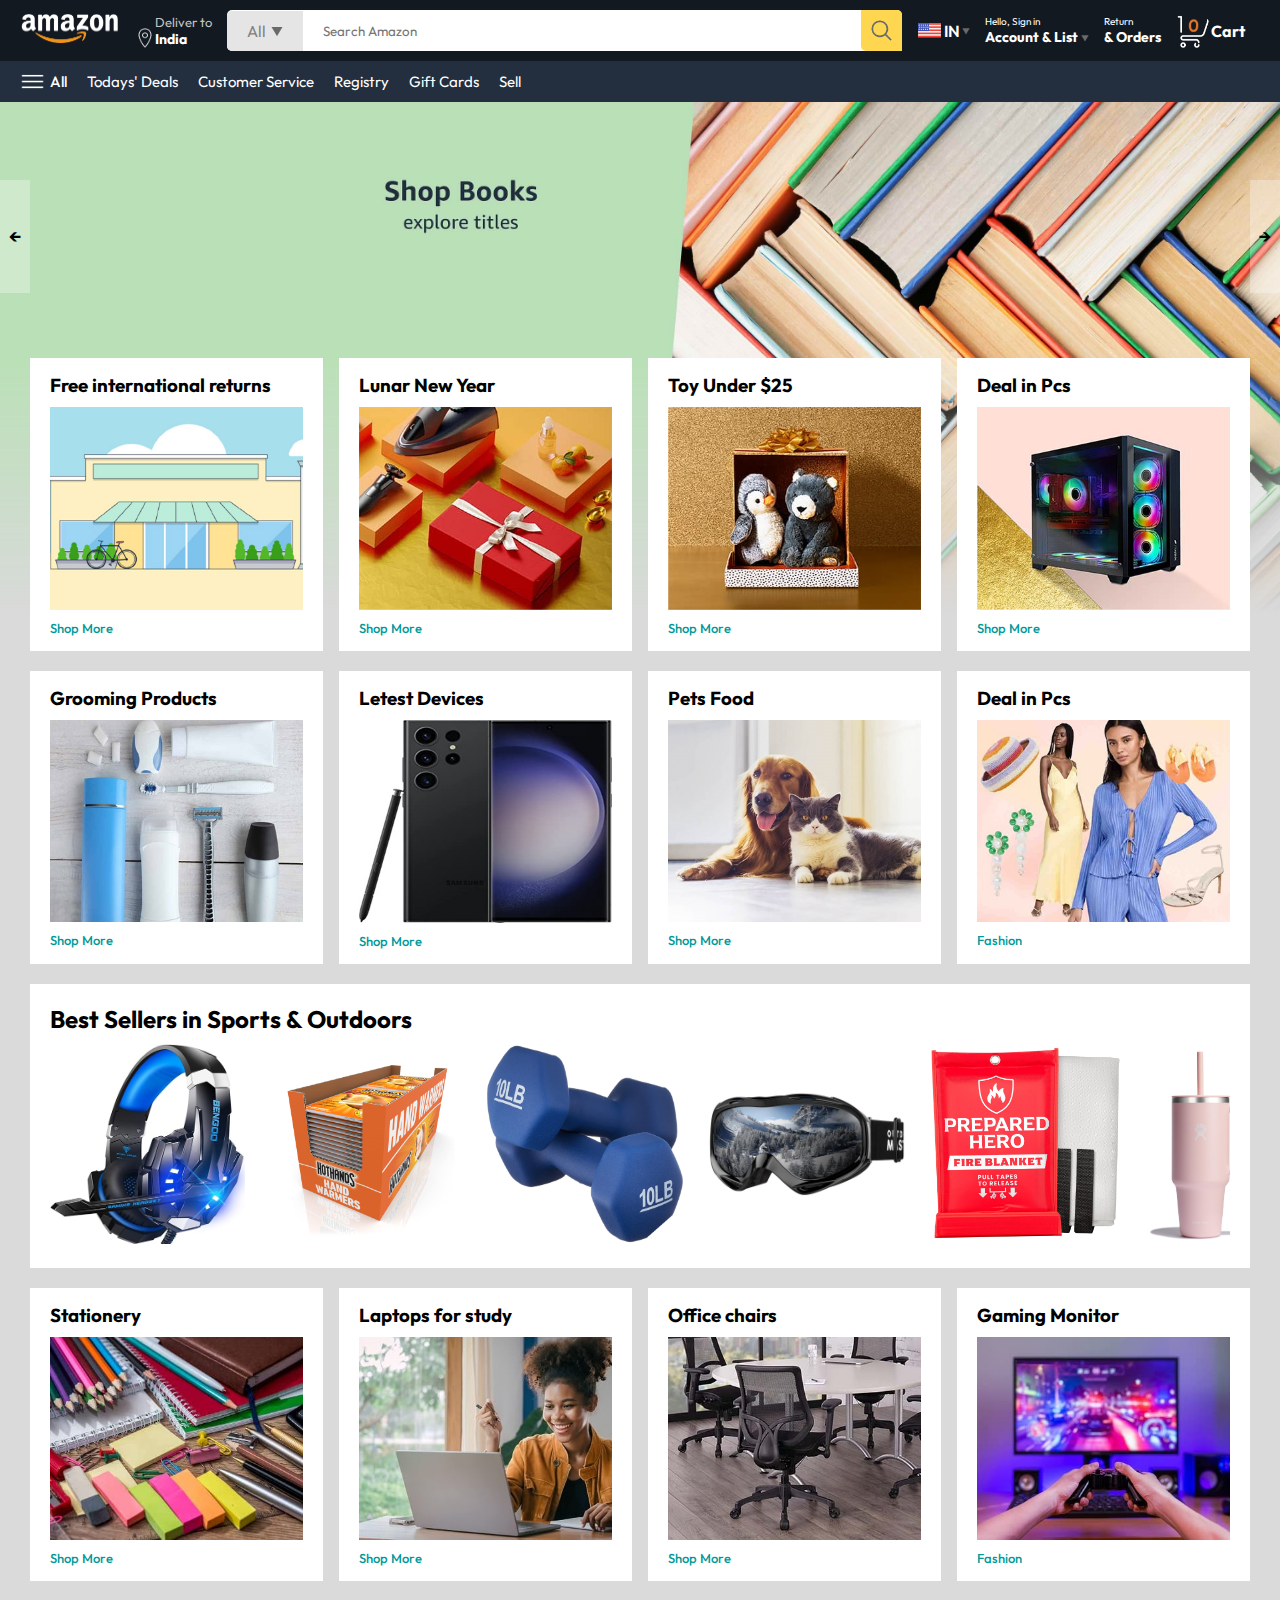
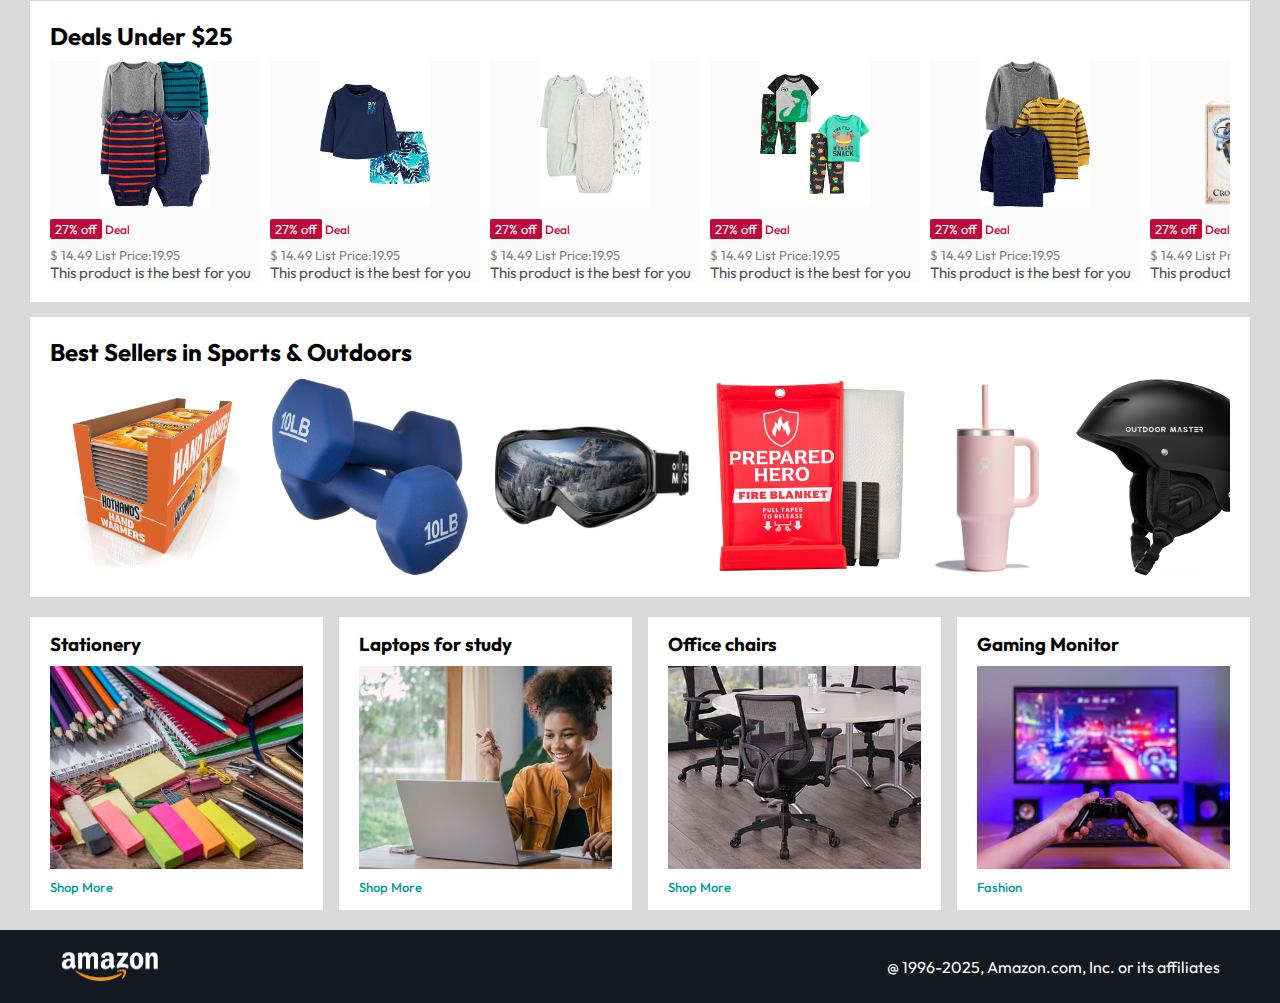
<file: Amason-Clone/index.html>
<!DOCTYPE html>
<html lang="en">
<head>
    <meta charset="UTF-8">
    <meta name="viewport" content="width=device-width, initial-scale=1.0">
    <title>Amazon Clone Website by Dinesh</title>
    <link rel="stylesheet" href="./style.css">
</head>
<body>
    <nav>
        <a href="/">
            <img src="./assets/amazon_logo.png" alt="" width="100">
        </a>
        <div class="nav-country">
            <img src="./assets/location_icon.png" height="20" alt="">
            <div>
                <p>Deliver to</p>
                <h1>India</h1>
            </div>
        </div>
        <div class="nav-search">
            <div class="nav-search-gategory">
                <p>All</p>
                <img src="./assets/dropdown_icon.png" height="12" alt="">
            </div>
            <input type="text" class="nav-search-input" placeholder="Search Amazon">
            <img src="./assets/search_icon.png" class="nav-search-icon" alt="">
        </div>
        <div class="nav-language">
            <img src="./assets/us_flag.png" width="25px" alt="">
            <p>IN</p>
            <img src="./assets/dropdown_icon.png" width="8px" alt="">
        </div>
        <div class="nav-text">
            <p><a href="/signin.html">Hello, Sign in</a></p>
            <h1> Account & List <img src="./assets/dropdown_icon.png" width="8px" alt=""></h1>
        </div>
        <div class="nav-text">
            <p>Return</p>
            <h1>& Orders</h1>
        </div>
        <a href="/signin.html" class="mobile-user-icon" style="display: none;">
            <img src="./assets/user.png" alt="">
        </a>
        <a href="/cart.html" class="nav-cart">
            <img src="./assets/cart_icon.png" width="35px" alt="">
            <h4>Cart</h4>
        </a>
    </nav>
    <!-- ----------------------------------------------Nav Bottom__________ -->
     <div class="nav-bottom">
        <div>
            <img src="./assets/menu_icon.png" width="25px" alt="">
            <p>All</p>
        </div>
        <p>Todays' Deals</p>
        <p>Customer Service</p>
        <p>Registry</p>
        <p>Gift Cards</p>
        <p>Sell</p>
     </div>
<!-- --------------------------------Header-Slider________________ -->
 <div class="header-slider">
    <a href="#" class="control_prev">&#8592</a>
    <a href="#" class="control_next">&#8594</a>

    <ul>
        <img src="./assets/header1.jpg" class="header-img" alt="">
        <img src="./assets/header2.jpg" class="header-img" alt="">
        <img src="./assets/header3.jpg" class="header-img" alt="">
        <img src="./assets/header4.jpg" class="header-img" alt="">
        <img src="./assets/header5.jpg" class="header-img" alt="">
        <img src="./assets/header6.jpg" class="header-img" alt="">
    </ul>
 </div>


 <div class="box-row header-box">
    <div class="box-col">
        <h3>Free international returns</h3>
        <img src="./assets/box1-1.jpg" alt="">
        <a href="/">Shop More</a>
    </div>

    <div class="box-col">
        <h3>Lunar New Year</h3>
        <img src="./assets/box1-2.jpg" alt="">
        <a href="/">Shop More</a>
    </div>

    <div class="box-col">
        <h3>Toy Under $25</h3>
        <img src="./assets/box1-3.jpg" alt="">
        <a href="/">Shop More</a>
    </div>

    <div class="box-col">
        <h3>Deal in Pcs</h3>
        <img src="./assets/box1-4.jpg" alt="">
        <a href="/">Shop More</a>
    </div>
 </div>

 <div class="box-row">
    <div class="box-col">
        <h3>Grooming Products</h3>
        <img src="./assets/box2-1.jpg" alt="">
        <a href="/">Shop More</a>
    </div>

    <div class="box-col">
        <h3>Letest Devices</h3>
        <img src="./assets/box2-2.jpg" alt="">
        <a href="/">Shop More</a>
    </div>

    <div class="box-col">
        <h3>Pets Food</h3>
        <img src="./assets/box2-3.jpg" alt="">
        <a href="/">Shop More</a>
    </div>

    <div class="box-col">
        <h3>Deal in Pcs</h3>
        <img src="./assets/box2-4.jpg" alt="">
        <a href="/">Fashion</a>
    </div>
 </div>


 <div class="products-slider">
    <h2>Best Sellers in Sports & Outdoors</h2>
    <div class="products">
        <a href="/product.html">
        <img src="./assets/product_img.jpg" alt="">
        </a>
        <img src="./assets/product1-1.jpg" alt="">
        <img src="./assets/product1-2.jpg" alt="">
        <img src="./assets/product1-3.jpg" alt="">
        <img src="./assets/product1-4.jpg" alt="">
        <img src="./assets/product1-5.jpg" alt="">
        <img src="./assets/product1-6.jpg" alt="">
        <img src="./assets/product1-7.jpg" alt="">
        <img src="./assets/product1-8.jpg" alt="">
        <img src="./assets/product1-9.jpg" alt="">
        <img src="./assets/product1-10.jpg" alt="">
    </div>

 </div>


 <div class="box-row">
    <div class="box-col">
        <h3>Stationery</h3>
        <img src="./assets/box3-1.jpg" alt="">
        <a href="/">Shop More</a>
    </div>

    <div class="box-col">
        <h3>Laptops for study</h3>
        <img src="./assets/box3-2.jpg" alt="">
        <a href="/">Shop More</a>
    </div>

    <div class="box-col">
        <h3>Office chairs</h3>
        <img src="./assets/box3-3.jpg" alt="">
        <a href="/">Shop More</a>
    </div>

    <div class="box-col">
        <h3>Gaming Monitor</h3>
        <img src="./assets/box3-4.jpg" alt="">
        <a href="/">Fashion</a>
    </div>
 </div>


 <div class="products-slider-with-price">
    <h2>Deals Under $25</h2>
    <div class="products">
        <div class="product-card">
            <div class="product-img-container">
                <img src="./assets/product2-1.jpg" alt="">
            </div>
            <div class="product-oofer">
                <p>27% off</p> <span>Deal</span>
            </div>
            <p class="produc-price">$ <span>14.49</span> List Price:19.95</p>
            <h4>This product is the best for you</h4>
        </div>

        <div class="product-card">
            <div class="product-img-container">
                <img src="./assets/product2-2.jpg" alt="">
            </div>
            <div class="product-oofer">
                <p>27% off</p> <span>Deal</span>
            </div>
            <p class="produc-price">$ <span>14.49</span> List Price:19.95</p>
            <h4>This product is the best for you</h4>
        </div>

        <div class="product-card">
            <div class="product-img-container">
                <img src="./assets/product2-3.jpg" alt="">
            </div>
            <div class="product-oofer">
                <p>27% off</p> <span>Deal</span>
            </div>
            <p class="produc-price">$ <span>14.49</span> List Price:19.95</p>
            <h4>This product is the best for you</h4>
        </div>

        <div class="product-card">
            <div class="product-img-container">
                <img src="./assets/product2-4.jpg" alt="">
            </div>
            <div class="product-oofer">
                <p>27% off</p> <span>Deal</span>
            </div>
            <p class="produc-price">$ <span>14.49</span> List Price:19.95</p>
            <h4>This product is the best for you</h4>
        </div>

        <div class="product-card">
            <div class="product-img-container">
                <img src="./assets/product2-5.jpg" alt="">
            </div>
            <div class="product-oofer">
                <p>27% off</p> <span>Deal</span>
            </div>
            <p class="produc-price">$ <span>14.49</span> List Price:19.95</p>
            <h4>This product is the best for you</h4>
        </div>

        <div class="product-card">
            <div class="product-img-container">
                <img src="./assets/product2-6.jpg" alt="">
            </div>
            <div class="product-oofer">
                <p>27% off</p> <span>Deal</span>
            </div>
            <p class="produc-price">$ <span>14.49</span> List Price:19.95</p>
            <h4>This product is the best for you</h4>
        </div>

        <div class="product-card">
            <div class="product-img-container">
                <img src="./assets/product2-7.jpg" alt="">
            </div>
            <div class="product-oofer">
                <p>27% off</p> <span>Deal</span>
            </div>
            <p class="produc-price">$ <span>14.49</span> List Price:19.95</p>
            <h4>This product is the best for you</h4>
        </div>

        <div class="product-card">
            <div class="product-img-container">
                <img src="./assets/product2-8.jpg" alt="">
            </div>
            <div class="product-oofer">
                <p>27% off</p> <span>Deal</span>
            </div>
            <p class="produc-price">$ <span>14.49</span> List Price:19.95</p>
            <h4>This product is the best for you</h4>
        </div>

        <div class="product-card">
            <div class="product-img-container">
                <img src="./assets/product2-9.jpg" alt="">
            </div>
            <div class="product-oofer">
                <p>27% off</p> <span>Deal</span>
            </div>
            <p class="produc-price">$ <span>14.49</span> List Price:19.95</p>
            <h4>This product is the best for you</h4>
        </div>

        <div class="product-card">
            <div class="product-img-container">
                <img src="./assets/product2-10.jpg" alt="">
            </div>
            <div class="product-oofer">
                <p>27% off</p> <span>Deal</span>
            </div>
            <p class="produc-price">$ <span>14.49</span> List Price:19.95</p>
            <h4>This product is the best for you</h4>
        </div>

        <div class="product-card">
            <div class="product-img-container">
                <img src="./assets/product2-11.jpg" alt="">
            </div>
            <div class="product-oofer">
                <p>27% off</p> <span>Deal</span>
            </div>
            <p class="produc-price">$ <span>14.49</span> List Price:19.95</p>
            <h4>This product is the best for you</h4>
        </div>
    </div>
 </div>

 <div class="products-slider">
    <h2>Best Sellers in Sports & Outdoors</h2>
    <div class="products">
        <img src="./assets/product1-1.jpg" alt="">
        <img src="./assets/product1-2.jpg" alt="">
        <img src="./assets/product1-3.jpg" alt="">
        <img src="./assets/product1-4.jpg" alt="">
        <img src="./assets/product1-5.jpg" alt="">
        <img src="./assets/product1-6.jpg" alt="">
        <img src="./assets/product1-7.jpg" alt="">
        <img src="./assets/product1-8.jpg" alt="">
        <img src="./assets/product1-9.jpg" alt="">
        <img src="./assets/product1-10.jpg" alt="">
    </div>

 </div>

 <div class="box-row">
    <div class="box-col">
        <h3>Stationery</h3>
        <img src="./assets/box3-1.jpg" alt="">
        <a href="/">Shop More</a>
    </div>

    <div class="box-col">
        <h3>Laptops for study</h3>
        <img src="./assets/box3-2.jpg" alt="">
        <a href="/">Shop More</a>
    </div>

    <div class="box-col">
        <h3>Office chairs</h3>
        <img src="./assets/box3-3.jpg" alt="">
        <a href="/">Shop More</a>
    </div>

    <div class="box-col">
        <h3>Gaming Monitor</h3>
        <img src="./assets/box3-4.jpg" alt="">
        <a href="/">Fashion</a>
    </div>
 </div>
<footer>
    <img src="./assets/amazon_logo.png" width="100" alt="">
    <p>@ 1996-2025, Amazon.com, Inc. or its affiliates</p>
</footer>


<script src="script.js"></script>
</body>
</html>
</file>
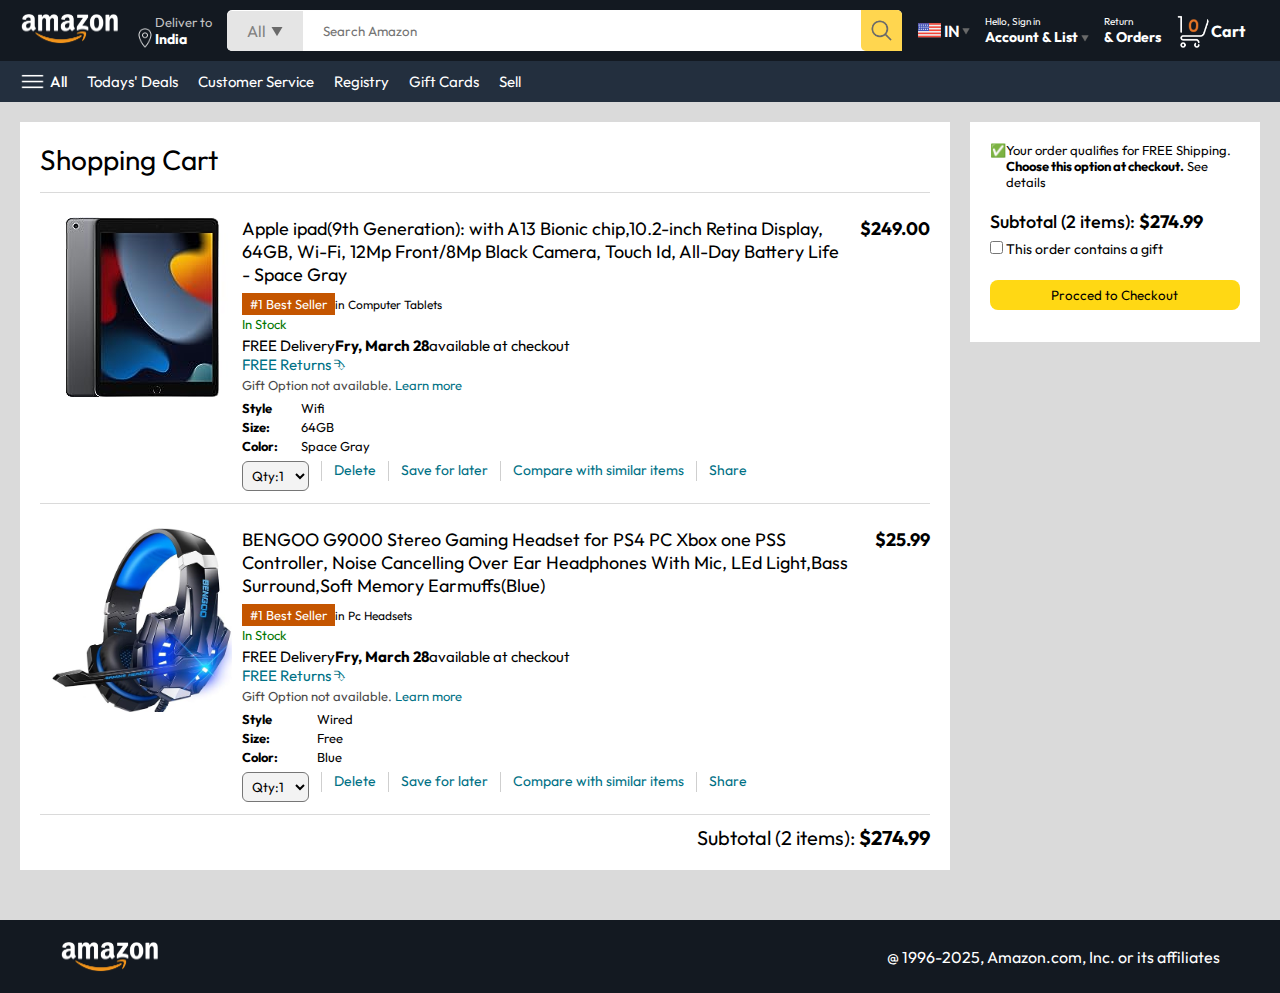
<file: Amason-Clone/cart.html>
<!DOCTYPE html>
<html lang="en">
<head>
    <meta charset="UTF-8">
    <meta name="viewport" content="width=device-width, initial-scale=1.0">
    <title>Cart</title>
    <link rel="stylesheet" href="./style.css">
    <link rel="stylesheet" href="./cart.css">
</head>
<body>
    <nav>
        <a href="/">
            <img src="./assets/amazon_logo.png" alt="" width="100">
        </a>
        <div class="nav-country">
            <img src="./assets/location_icon.png" height="20" alt="">
            <div>
                <p>Deliver to</p>
                <h1>India</h1>
            </div>
        </div>
        <div class="nav-search">
            <div class="nav-search-gategory">
                <p>All</p>
                <img src="./assets/dropdown_icon.png" height="12" alt="">
            </div>
            <input type="text" class="nav-search-input" placeholder="Search Amazon">
            <img src="./assets/search_icon.png" class="nav-search-icon" alt="">
        </div>
        <div class="nav-language">
            <img src="./assets/us_flag.png" width="25px" alt="">
            <p>IN</p>
            <img src="./assets/dropdown_icon.png" width="8px" alt="">
        </div>
        <div class="nav-text">
            <p><a href="/signin.html">Hello, Sign in</a></p>
            <h1> Account & List <img src="./assets/dropdown_icon.png" width="8px" alt=""></h1>
        </div>
        <div class="nav-text">
            <p>Return</p>
            <h1>& Orders</h1>
        </div>

        <a href="/signin.html" class="mobile-user-icon" style="display: none;">
            <img src="./assets/user.png" alt="">
        </a>


        <a href="" class="nav-cart">
            <img src="./assets/cart_icon.png" width="35px" alt="">
            <h4>Cart</h4>
        </a>
    </nav>
    <!-- ----------------------------------------------Nav Bottom__________ -->
     <div class="nav-bottom">
        <div>
            <img src="./assets/menu_icon.png" width="25px" alt="">
            <p>All</p>
        </div>
        <p>Todays' Deals</p>
        <p>Customer Service</p>
        <p>Registry</p>
        <p>Gift Cards</p>
        <p>Sell</p>
     </div>


     <div class="cart">
        <div class="cart-left">
            <h1>Shopping Cart</h1>
            <hr>
            <div class="product-cart-list">
                <img src="./assets/ipad_img.jpg" alt="" width="180px">
                <div>
                    <div class="product-cart-titleprice">
                        <p>Apple ipad(9th Generation): with A13 Bionic chip,10.2-inch Retina Display, 64GB, Wi-Fi, 12Mp Front/8Mp Black
                            Camera, Touch Id, All-Day Battery Life - Space Gray
                        </p>
                        <p><b>$249.00</b></p>
                    </div>
                    <p class="product-cart-bestseller">
                       <span> #1 Best Seller</span>in Computer Tablets
                    </p>
                    <p class="product-cart-stock">In Stock</p>
                    <p class="product-cart-delivery">FREE Delivery<b>Fry, March 28</b>available at checkout</p>
                    <p class="product-cart-returns">FREE Returns &#11191</p>
                    <p class="product-cart-giftoption">Gift Option not available. <span>Learn more</span></p>

                    <div class="product-cart-specs">
                        <p><b>Style</b></p> <p>Wifi</p>
                        <p><b>Size:</b></p> <p>64GB</p>
                        <p><b>Color:</b></p> <p>Space Gray</p>
                    </div>

                    <div class="cart-list-action">
                        <select>
                            <option value="1">Qty:1</option>
                            <option value="2">Qty:2</option>
                            <option value="3">Qty:3</option>
                            <option value="4">Qty:4</option>
                            <option value="5">Qty:5</option>
                        </select>
                        <hr>
                        <p class="action-btn">Delete</p>
                        <hr>
                        <p class="action-btn">Save for later</p>
                        <hr>
                        <p class="action-btn">Compare with similar items</p>
                        <hr>
                        <p class="action-btn">Share</p>
                    </div>

                </div>
            </div>
            <hr>
            <!-- ------------------------------------------------- -->
            <div class="product-cart-list">
                <img src="./assets/product_img.jpg" alt="" width="180px">
                <div>
                    <div class="product-cart-titleprice">
                        <p>BENGOO G9000 Stereo Gaming Headset for PS4 PC Xbox one PSS 
                            Controller, Noise Cancelling Over Ear Headphones With Mic, LEd
                            Light,Bass Surround,Soft Memory Earmuffs(Blue)
                        </p>
                        <p><b>$25.99</b></p>
                    </div>
                    <p class="product-cart-bestseller">
                       <span> #1 Best Seller</span>in Pc Headsets
                    </p>
                    <p class="product-cart-stock">In Stock</p>
                    <p class="product-cart-delivery">FREE Delivery<b>Fry, March 28</b>available at checkout</p>
                    <p class="product-cart-returns">FREE Returns &#11191</p>
                    <p class="product-cart-giftoption">Gift Option not available. <span>Learn more</span></p>

                    <div class="product-cart-specs">
                        <p><b>Style</b></p> <p>Wired</p>
                        <p><b>Size:</b></p> <p>Free</p>
                        <p><b>Color:</b></p> <p>Blue</p>
                    </div>

                    <div class="cart-list-action">
                        <select>
                            <option value="1">Qty:1</option>
                            <option value="2">Qty:2</option>
                            <option value="3">Qty:3</option>
                            <option value="4">Qty:4</option>
                            <option value="5">Qty:5</option>
                        </select>
                        <hr>
                        <p class="action-btn">Delete</p>
                        <hr>
                        <p class="action-btn">Save for later</p>
                        <hr>
                        <p class="action-btn">Compare with similar items</p>
                        <hr>
                        <p class="action-btn">Share</p>
                    </div>

                </div>
            </div>
            <hr>

            <div class="cart-list-subtotal">
                Subtotal (2 items): <b>$274.99</b>
            </div>

        </div>
        <div class="cart-right">
            <div class="cart-free-delivery">
                <p>&#x2705</p>
                <p>Your order qualifies for FREE Shipping. <b>Choose this option at checkout.</b> See details</p>
            </div>
            <p class="cart-subtotal"> Subtotal (2 items): <b>$274.99</b></p>
            <p class="cart-right-gift"> <input type="checkbox"> This order contains a gift</p>
            <button>Procced to Checkout</button>
        </div>
     </div>

     <footer class="footer-cart">
        <img src="./assets/amazon_logo.png" width="100" alt="">
        <p>@ 1996-2025, Amazon.com, Inc. or its affiliates</p>
    </footer>
    
</body>
</html>
</file>
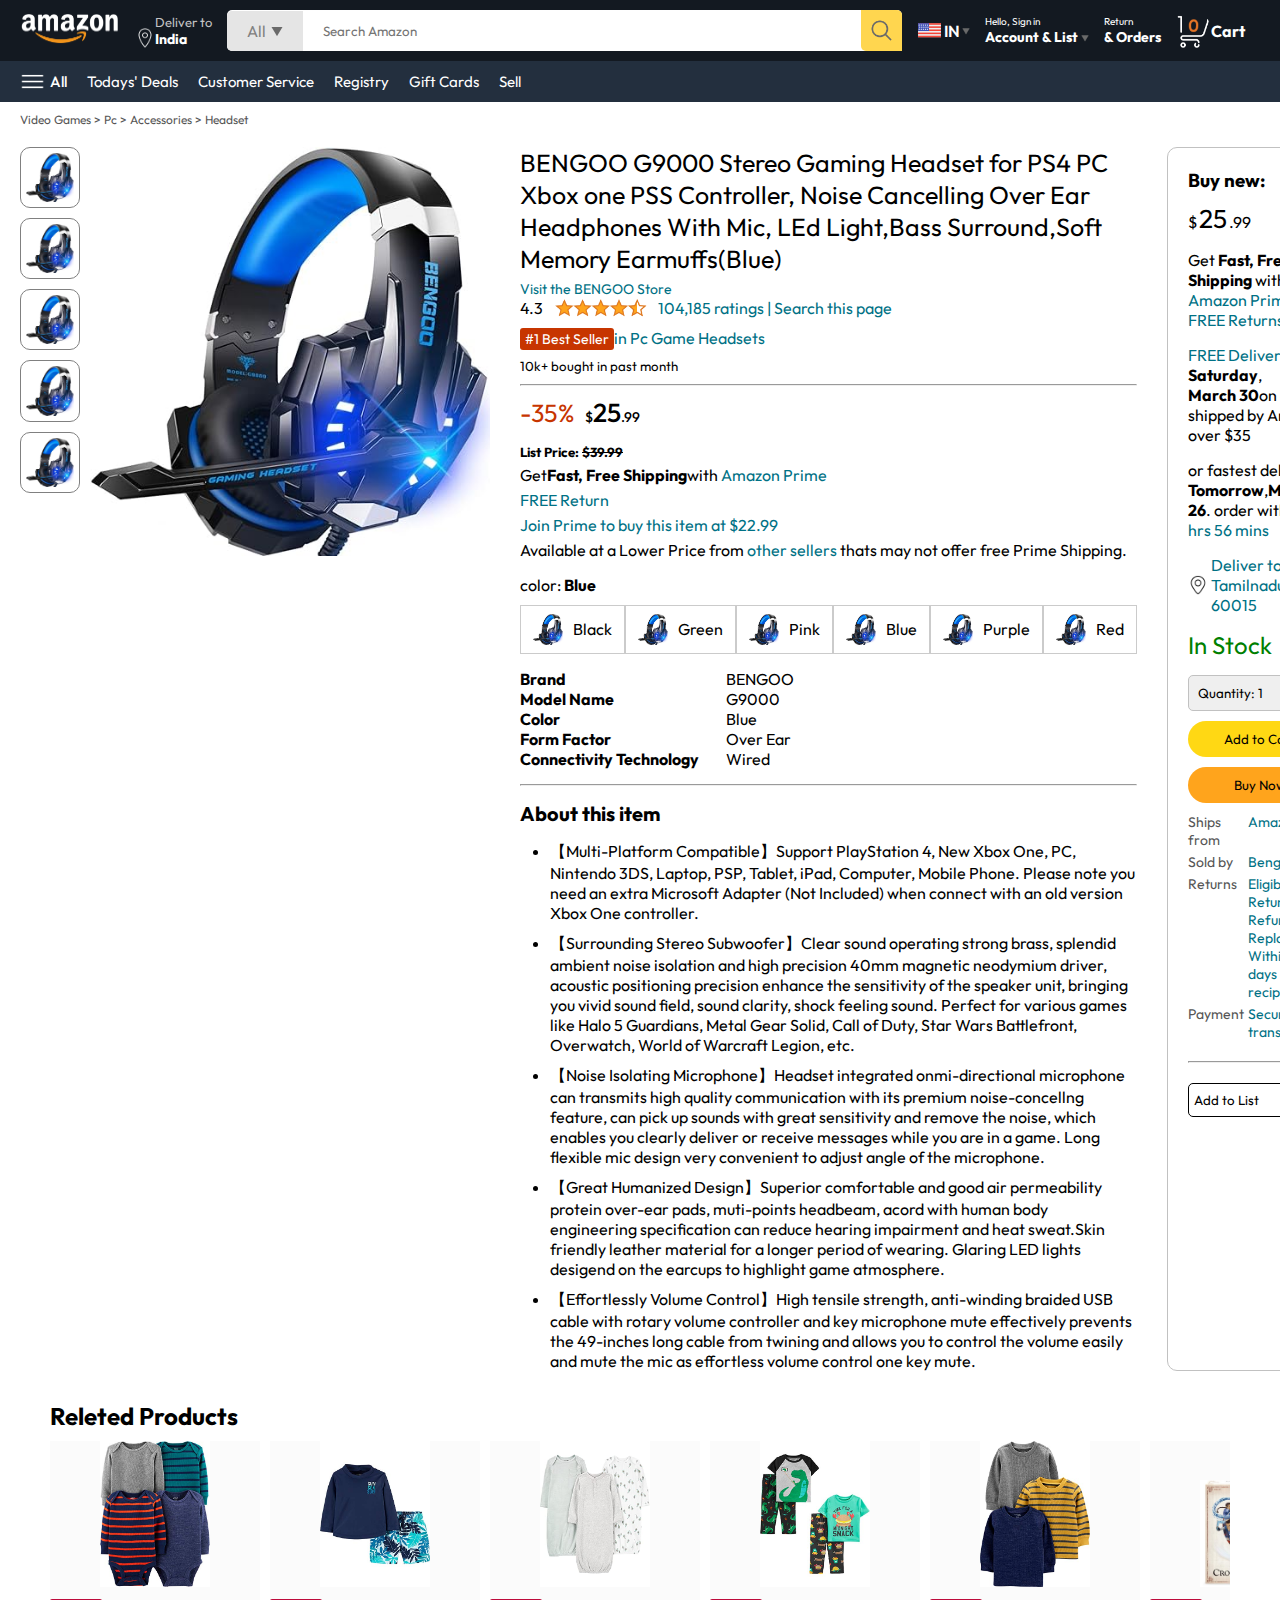
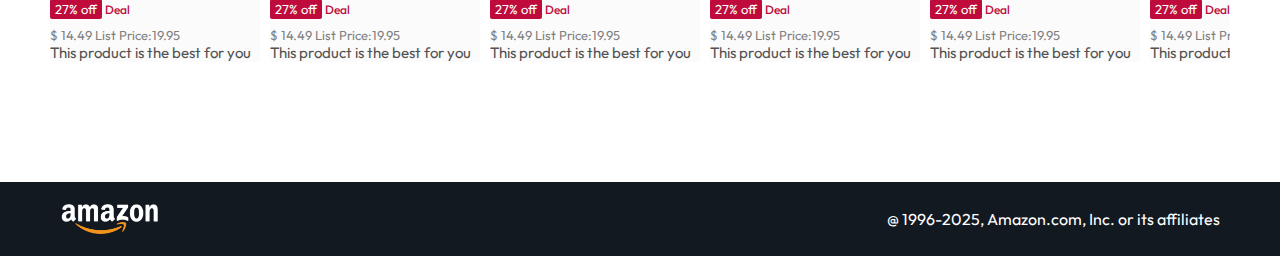
<file: Amason-Clone/product.html>
<!DOCTYPE html>
<html lang="en">
<head>
    <meta charset="UTF-8">
    <meta name="viewport" content="width=device-width, initial-scale=1.0">
    <title>Product Page</title>
    <link rel="stylesheet" href="style.css">
    <link rel="stylesheet" href="product.css">
</head>
<body>
    <nav>
        <a href="/">
            <img src="./assets/amazon_logo.png" alt="" width="100">
        </a>
        <div class="nav-country">
            <img src="./assets/location_icon.png" height="20" alt="">
            <div>
                <p>Deliver to</p>
                <h1>India</h1>
            </div>
        </div>
        <div class="nav-search">
            <div class="nav-search-gategory">
                <p>All</p>
                <img src="./assets/dropdown_icon.png" height="12" alt="">
            </div>
            <input type="text" class="nav-search-input" placeholder="Search Amazon">
            <img src="./assets/search_icon.png" class="nav-search-icon" alt="">
        </div>
        <div class="nav-language">
            <img src="./assets/us_flag.png" width="25px" alt="">
            <p>IN</p>
            <img src="./assets/dropdown_icon.png" width="8px" alt="">
        </div>
        <div class="nav-text">
            <p><a href="/signin.html">Hello, Sign in</a></p>
            <h1> Account & List <img src="./assets/dropdown_icon.png" width="8px" alt=""></h1>
        </div>
        <div class="nav-text">
            <p>Return</p>
            <h1>& Orders</h1>
        </div>

        <a href="/signin.html" class="mobile-user-icon" style="display: none;">
            <img src="./assets/user.png" alt="">
        </a>


        <a href="/cart.html" class="nav-cart">
            <img src="./assets/cart_icon.png" width="35px" alt="">
            <h4>Cart</h4>
        </a>
    </nav>
    <!-- ----------------------------------------------Nav Bottom__________ -->
     <div class="nav-bottom">
        <div>
            <img src="./assets/menu_icon.png" width="25px" alt="">
            <p>All</p>
        </div>
        <p>Todays' Deals</p>
        <p>Customer Service</p>
        <p>Registry</p>
        <p>Gift Cards</p>
        <p>Sell</p>
     </div>

     <p class="breadcrum">Video Games > Pc > Accessories > Headset</p>

     <div class="product-display">
        <div class="product-d-image">
            <div class="produc-icons">
                <img src="./assets/product_img.jpg" width="60" alt="">
                <img src="./assets/product_img.jpg" width="60" alt="">
                <img src="./assets/product_img.jpg" width="60" alt="">
                <img src="./assets/product_img.jpg" width="60" alt="">
                <img src="./assets/product_img.jpg" width="60" alt="">
            </div>
            <div class="product-main-images">
                <img src="./assets/product_img.jpg" width="400" alt="">
            </div>
        </div>
        <div class="product-d-details">
            <p class="product-title">
                BENGOO G9000 Stereo Gaming Headset for PS4 PC Xbox one PSS 
                Controller, Noise Cancelling Over Ear Headphones With Mic, LEd
                Light,Bass Surround,Soft Memory Earmuffs(Blue)
            </p>
            <p class="brand-store">Visit the BENGOO Store</p>
            <div class="product-rating">
                <div>
                    <div>4.3 <img src="./assets/rating_img.png" height="20px" alt=""></div>
                    <p>104,185 ratings | Search this page</p>
                </div>
                <p><span>#1 Best Seller</span>in Pc Game Headsets</p>
                <h5>10k+ bought in past month</h5>
                <hr>
            </div>
            <div class="product-d-price">
                <div>
                    <p>-35%</p>
                    <h1>$<span>25</span>.99</h1>
                </div>
                <h5>List Price: <span>$39.99</span></h5>
                <p>Get<b>Fast, Free Shipping</b>with <span>Amazon Prime</span></p>
                <p><span>FREE Return</span></p>
                <p><span>Join Prime to buy this item at $22.99</span></p>
                <p>Available at a Lower Price from <span>other sellers</span> thats may not offer free Prime Shipping.</p>
            </div>

            <div class="product-color-delection">
                <p>color: <b>Blue</b></p>
                <div class="product-color-option">
                    <div class="option">
                        <img src="./assets/product_img.jpg" width="30px" alt="">
                        <p>Black</p>
                    </div>
                    <div class="option">
                        <img src="./assets/product_img.jpg" width="30px" alt="">
                        <p>Green</p>
                    </div>
                    <div class="option">
                        <img src="./assets/product_img.jpg" width="30px" alt="">
                        <p>Pink</p>
                    </div>
                    <div class="option">
                        <img src="./assets/product_img.jpg" width="30px" alt="">
                        <p>Blue</p>
                    </div>
                    <div class="option">
                        <img src="./assets/product_img.jpg" width="30px" alt="">
                        <p>Purple</p>
                    </div>
                    <div class="option">
                        <img src="./assets/product_img.jpg" width="30px" alt="">
                        <p>Red</p>
                    </div>
                </div>
            </div>

            <div class="product-info">
                <p><b>Brand</b></p> <p>BENGOO</p>
                <p><b>Model Name</b></p> <p>G9000</p>
                <p><b>Color</b></p> <p>Blue</p>
                <p><b>Form Factor</b></p> <p>Over Ear</p>
                <p><b>Connectivity Technology</b></p> <p>Wired</p>
            </div>
            <hr>
            <div class="product-description">
                <h1>About this item</h1>
                <ul>
                    <li>【Multi-Platform Compatible】Support PlayStation 4, 
                        New Xbox One, PC, Nintendo 3DS, Laptop, PSP, Tablet, iPad, 
                        Computer, Mobile Phone. Please note you need an extra Microsoft
                        Adapter (Not Included) when connect with an old version Xbox One controller.</li>

                        <li>
                            【Surrounding Stereo Subwoofer】Clear sound operating strong brass, 
                            splendid ambient noise isolation and high precision 40mm magnetic neodymium driver, 
                            acoustic positioning precision enhance the sensitivity of the speaker unit, 
                            bringing you vivid sound field, sound clarity, shock feeling sound. Perfect for
                             various games like Halo 5 Guardians, Metal Gear Solid, Call of Duty, Star Wars Battlefront, 
                             Overwatch, World of Warcraft Legion, etc.
                        </li>
                        <li>
                            【Noise Isolating Microphone】Headset integrated onmi-directional microphone can 
                            transmits high quality communication with its premium noise-concellng feature, 
                            can pick up sounds with great sensitivity and remove the noise, which enables you 
                            clearly deliver or receive messages while you are in a game. Long flexible mic 
                            design very convenient to adjust angle of the microphone.
                        </li>
                        <li>
                            【Great Humanized Design】Superior comfortable and good air permeability protein
                             over-ear pads, muti-points headbeam, acord with human body engineering specification 
                             can reduce hearing impairment and heat sweat.Skin friendly leather material for a longer 
                             period of wearing. Glaring LED lights desigend on the earcups to highlight game atmosphere.
                        </li>
                        <li>
                            【Effortlessly Volume Control】High tensile strength, anti-winding braided USB cable with rotary 
                            volume controller and key microphone mute effectively prevents the 49-inches long cable from twining 
                            and allows you to control the volume easily and mute the mic as effortless volume control one key mute.
                        </li>
                </ul>
            </div>
        </div>
        <div class="product-d-purchace">
            <div class="title">
                <h3>Buy new:</h3> <img src="./assets/circle_icon.png" width="20px" alt="">
            </div>
            <h1 class="price">$<span>25</span>.99</h1>
            <div class="gap">
                <p>Get <b>Fast, Free Shipping</b> with <span>Amazon Prime</span></p>
                <p><span>FREE Returns</span></p>
            </div>

            <div class="gap">
                <p><span>FREE Delivery</span> <b>Saturday</b>,</p>
                <p><b>March 30</b>on orders shipped by Amazon over $35</p>
            </div>

            <div class="gap">
                <p>or fastest delivery <b>Tomorrow</b>,<b>March 26</b>. order within<span>10 hrs 56 mins</span></p>
            </div>

            <div class="delivery-location">
                <img src="./assets/location_icon_dark.png" width="20px" alt="">
                <p><span>Deliver to Tamilnadu 60015</span></p>
            </div>
            <h2 class="product-stock">In Stock</h2>
            <select class="product-quantity">
                <option value="1">Quantity: 1</option>
                <option value="2">Quantity: 2</option>
                <option value="3">Quantity: 3</option>
            </select>

            <button class="btn">Add to Cart</button>
            <button class="btn product-buy">Buy Now</button>

            <div class="product-seller-info">
                <p>Ships from</p> <p><span>Amazon</span></p>
                <p>Sold by</p> <p><span>Bengoo.com</span></p>
                <p>Returns</p> <p><span>Eligible for Return, Refund or Replacement Within 30 days of recipt</span></p>
                <p>Payment</p> <p><span>Secure transaction</span></p>
            </div>
            <hr>
            <button class="product-add-list">Add to List</button>
        </div>
     </div>


     <div class="products-slider-with-price">
        <h2>Releted Products</h2>
        <div class="products">
            <div class="product-card">
                <div class="product-img-container">
                    <img src="./assets/product2-1.jpg" alt="">
                </div>
                <div class="product-oofer">
                    <p>27% off</p> <span>Deal</span>
                </div>
                <p class="produc-price">$ <span>14.49</span> List Price:19.95</p>
                <h4>This product is the best for you</h4>
            </div>
    
            <div class="product-card">
                <div class="product-img-container">
                    <img src="./assets/product2-2.jpg" alt="">
                </div>
                <div class="product-oofer">
                    <p>27% off</p> <span>Deal</span>
                </div>
                <p class="produc-price">$ <span>14.49</span> List Price:19.95</p>
                <h4>This product is the best for you</h4>
            </div>
    
            <div class="product-card">
                <div class="product-img-container">
                    <img src="./assets/product2-3.jpg" alt="">
                </div>
                <div class="product-oofer">
                    <p>27% off</p> <span>Deal</span>
                </div>
                <p class="produc-price">$ <span>14.49</span> List Price:19.95</p>
                <h4>This product is the best for you</h4>
            </div>
    
            <div class="product-card">
                <div class="product-img-container">
                    <img src="./assets/product2-4.jpg" alt="">
                </div>
                <div class="product-oofer">
                    <p>27% off</p> <span>Deal</span>
                </div>
                <p class="produc-price">$ <span>14.49</span> List Price:19.95</p>
                <h4>This product is the best for you</h4>
            </div>
    
            <div class="product-card">
                <div class="product-img-container">
                    <img src="./assets/product2-5.jpg" alt="">
                </div>
                <div class="product-oofer">
                    <p>27% off</p> <span>Deal</span>
                </div>
                <p class="produc-price">$ <span>14.49</span> List Price:19.95</p>
                <h4>This product is the best for you</h4>
            </div>
    
            <div class="product-card">
                <div class="product-img-container">
                    <img src="./assets/product2-6.jpg" alt="">
                </div>
                <div class="product-oofer">
                    <p>27% off</p> <span>Deal</span>
                </div>
                <p class="produc-price">$ <span>14.49</span> List Price:19.95</p>
                <h4>This product is the best for you</h4>
            </div>
    
            <div class="product-card">
                <div class="product-img-container">
                    <img src="./assets/product2-7.jpg" alt="">
                </div>
                <div class="product-oofer">
                    <p>27% off</p> <span>Deal</span>
                </div>
                <p class="produc-price">$ <span>14.49</span> List Price:19.95</p>
                <h4>This product is the best for you</h4>
            </div>
    
            <div class="product-card">
                <div class="product-img-container">
                    <img src="./assets/product2-8.jpg" alt="">
                </div>
                <div class="product-oofer">
                    <p>27% off</p> <span>Deal</span>
                </div>
                <p class="produc-price">$ <span>14.49</span> List Price:19.95</p>
                <h4>This product is the best for you</h4>
            </div>
    
            <div class="product-card">
                <div class="product-img-container">
                    <img src="./assets/product2-9.jpg" alt="">
                </div>
                <div class="product-oofer">
                    <p>27% off</p> <span>Deal</span>
                </div>
                <p class="produc-price">$ <span>14.49</span> List Price:19.95</p>
                <h4>This product is the best for you</h4>
            </div>
    
            <div class="product-card">
                <div class="product-img-container">
                    <img src="./assets/product2-10.jpg" alt="">
                </div>
                <div class="product-oofer">
                    <p>27% off</p> <span>Deal</span>
                </div>
                <p class="produc-price">$ <span>14.49</span> List Price:19.95</p>
                <h4>This product is the best for you</h4>
            </div>
    
            <div class="product-card">
                <div class="product-img-container">
                    <img src="./assets/product2-11.jpg" alt="">
                </div>
                <div class="product-oofer">
                    <p>27% off</p> <span>Deal</span>
                </div>
                <p class="produc-price">$ <span>14.49</span> List Price:19.95</p>
                <h4>This product is the best for you</h4>
            </div>
        </div>
     </div>

     <footer class="product-footer">
        <img src="./assets/amazon_logo.png" width="100" alt="">
        <p>@ 1996-2025, Amazon.com, Inc. or its affiliates</p>
    </footer>

     <script>
        const scrollContainer = document.querySelectorAll(".products");
for(const item of scrollContainer) {
    item.addEventListener("wheel", (evt)=>{
        evt.preventDefault();
        item.scrollLeft += evt.deltaY;
    });
}
     </script>
</body>
</html>
</file>
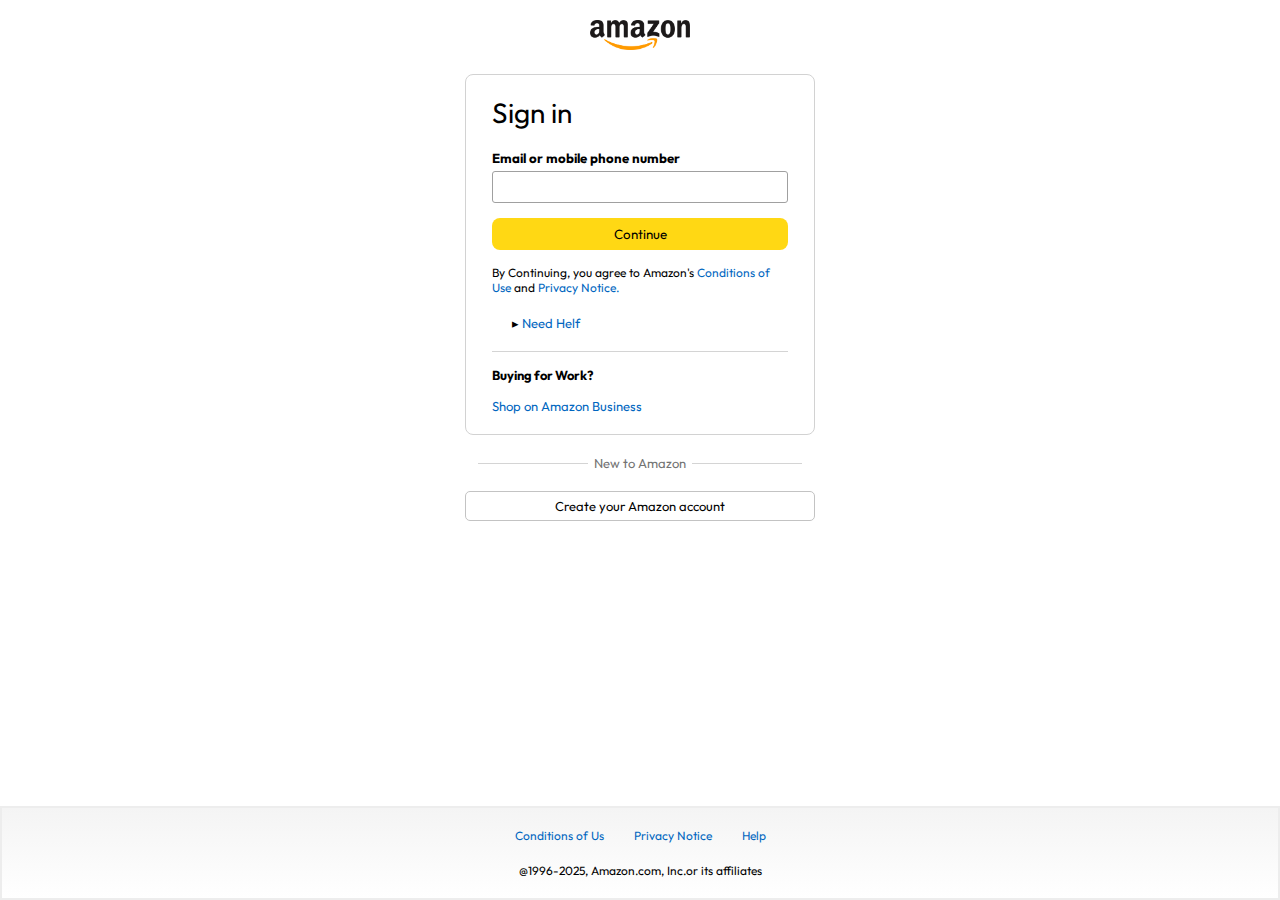
<file: Amason-Clone/signin.html>
<!DOCTYPE html>
<html lang="en">
<head>
    <meta charset="UTF-8">
    <meta name="viewport" content="width=device-width, initial-scale=1.0">
    <title>Sign IN</title>
    <link rel="stylesheet" href="signin.css">
</head>
<body>
    <a href="/"><img class="logo" src="./assets/amazon_logo_dark.png" alt="" width="100px"></a>
    <div class="signin-container">
        <h1 class="signin-title">Sign in</h1>
        <h5 class="input-lable">Email or mobile phone number</h5>
        <input type="text">
        <button>Continue</button>
        <p class="signin-condition">By Continuing, you agree to Amazon's <span>Conditions of Use</span> and <span>Privacy Notice.</span></p>
        <p class="signin-help">&#9656 <span>Need Helf</span></p>
        <hr>
        <h4>Buying for Work?</h4>
        <p class="signin-business"><span>Shop on Amazon Business</span></p>
    </div>
    <div class="signin-bottom">
        <hr>
        <p>New to Amazon</p>
        <hr>
    </div>
    <a href="/signup.html">
        <button class="signin-signup-btn">Create your Amazon account</button>
    </a>
   
    <footer>
        <div class="footer-links">
            <a href="#">Conditions of Us</a>
            <a href="#">Privacy Notice</a>
            <a href="#">Help</a>
        </div>
        <p class="footer-copyright"> @1996-2025, Amazon.com, Inc.or its affiliates</p>
    </footer>
</body> 
</html>
</file>
<file: Amason-Clone/style.css>
@import url('https://fonts.googleapis.com/css2?family=Outfit:wght@100..900&family=Space+Mono:ital,wght@0,400;0,700;1,400;1,700&display=swap');

*{
    padding: 0;
    margin: 0;
    box-sizing: border-box;
    font-family: outfit;
}
body{
    background: #dadada;
}
a{
    text-decoration: none;
    color: inherit;
}
nav{
    display: flex;
    align-items: center;
    justify-content: space-between;
    background: #131921;
    padding: 10px 20px;
    color: #fff;
}
.nav-country{
    display: flex;
    align-items: end;
    margin-left: 15px;
    font-size: 13px;
    color: #c4c4c4;
}
.nav-country h1{
    color: #fff;
    font-size: 14px;
}
.nav-search{
    flex: 1;
    display: flex;
    align-items: center;
    background: #fff;
    color: gray;
    max-width: 1000px;
    border-radius: 5px;
    margin-left: 15px;
}
.nav-search-gategory{
    display: flex;
    align-items: center;
    padding: 10px 20px;
    gap: 5px;
    background: #e5e5e5;
    border-radius: 5px 0 0 5px;
}
.nav-search-input{
    border: none;
    outline: none;
    padding-left: 20px;
    width: 100%;
}
.nav-search-icon{
    max-width: 41px;
    padding: 8px;
    background: #ffd64f;
    border-radius: 0 5px 0 5px;
}
.nav-language{
    display: flex;
    align-items: center;
    gap: 2px;
    font-weight: 600;
    margin-left: 15px;
}
.nav-text{
    margin-left: 15px;
}
.nav-text p{
    font-size: 10px;
}
.nav-text h1{
    font-size: 14px;
}
.nav-cart{
    display: flex;
    align-items: center;
    margin: 0px 15px;
}
.nav-bottom{
    display: flex;
    align-items: center;
    gap: 20px;
    padding: 8px 20px;
    background: #232f3e;
    color: #fff;
    font-size: 15px;
}
.nav-bottom div{
    display: flex;
    align-items: center;
    gap: 5px;
    font-weight: 500;
}
.header-slider ul{
    display: flex;
    overflow-y: hidden;
}
.header-img{
    max-width: 100%;
    mask-image: linear-gradient(to bottom, #000000 50%, transparent 100%);
}
.header-slider a{
    position: absolute;
    top: 20%;
    z-index: 1;
    padding: 5vh 1vh;
    background: #ffffff4f;
    color: 0000007b;
    text-decoration: none;
    font-weight: 600;
    font-size: 18px;
    cursor: pointer;
}
.control_next{
    right: 0;
}



.box-row{
    display: flex;
    flex-wrap: wrap;
    row-gap: 20px;
    justify-content: space-between;
    margin: 20px 30px; 
}
.box-col{
    display: flex;
    flex-direction: column;
    gap: 10px;
    padding: 15px 20px;
    background: #fff;
    max-width: 24%;
    min-height: 200px;
    z-index: 1;
}
.box-col a{
    font-size: 13px;
    color: #009999;
    font-weight: 500;
}
.header-box{
    margin-top: -20vw;
}

.products-slider{
    background: #fff;
    margin: 0 30px;
    padding: 20px;
    margin-bottom: 15px;
}
.products-slider .products{
    display: flex;
    overflow: auto;
    gap: 20px;
    margin-top: 10px;
}
.products-slider .products img{
    max-width: 200px;
    max-height: 200px;
}
.products-slider .products::-webkit-scrollbar{
    display: none;
}

.products-slider-with-price{
    background: #fff;
    margin: 0 30px;
    padding: 20px;
    margin-bottom: 15px;
}
.products-slider-with-price .products{
    display: flex;
    overflow: auto;
    gap: 10px;
    margin-top: 10px;
}
.products-slider-with-price .products::-webkit-scrollbar{
    display: none;
}
.product-card{
    display: flex;
    flex-direction: column;
    justify-content: end;
    min-width: 210px;
    background: #fbfbfb;
}
.product-card img{
    width: 110px;
    margin: 0 50px;
}
.product-oofer p{
    background: #be0b3b;
    color: #fff;
    display: inline-block;
    padding: 2px 5px;
    border-radius: 2px;
    margin: 8px 0;
    font-size: 13px;
}
.product-oofer span{
    color: #be0b3b;
    font-weight: 500;
    font-size: 12px;
}
.produc-price{
    color: gray;
    font-size: 13px;
}
.product-card h4{
    color: #525252;
    font-size: 15px;
    font-weight: 400;
}
footer{
    display: flex;
    justify-content: space-between;
    align-items: center;
    color: white;
    background-color: #131921;
    padding: 20px 60px;
}


/* ----------------------Media Query-------------------- */
@media only screen and (max-width: 900px){
    nav{
        flex-wrap: wrap;
    }
    .nav-search{
        order: 7;
        margin: 15px 0 5px;
        min-width: 300px;
    }
    .box-col{
        max-width: 48%;
    }
}
@media only screen and (max-width: 600px){
    .nav-country{
        display: none;
    }
    .nav-language{
        display: none;
    }
    .nav-text{
        display: none;
    }
    .nav-bottom{
        font-size: 13px;
        gap: 10px;
        overflow-x: scroll;
    }
    .nav-bottom::-webkit-scrollbar{
        display: none;
    }
    .nav-bottom p{
        text-wrap: nowrap;
    }
    .mobile-user-icon{
        display: flex !important;
        flex: 1;
        justify-content: flex-end;
    }
    .mobile-user-icon img{
        width: 25px;
    }
    .nav-cart h4{
        display: none;
    }
    .nav-cart img{
        width: 25px;
    }
    .header-slider a{
        top: 24%;
        padding: 2vh 1vw;
        font-size: 15px;
    }
    .box-col{
        max-width: 100%;
        width: 100%;
    }
    footer{
        justify-content: center;
        flex-direction: column;
        font-size: 14px;
    }

}
</file>
<file: Amason-Clone/cart.css>
.cart{
    display: flex;
    gap: 20px;
    margin: 20px;
}
.cart-left{
    background: #fff;
    padding: 20px;
}
.cart-left h1{
    font-size: 28px;
    font-weight: 400;
    margin-bottom: 15px;
}
.cart-left hr{
    border: none;
    height: 1px;
    background: #dadada;
}
.product-cart-list{
    display: flex;
    align-items: start;
    gap: 10px;
    padding: 24px 0 12px 12px;
}
.product-cart-titleprice{
    display: flex;
    gap: 20px;
    font-size: 18px;
}
.product-cart-bestseller{
    font-size: 12px;
    margin-top: 10px;
}
.product-cart-bestseller span{
    font-size: 13px;
    background: #c45500;
    color: #fff;
    padding: 3px 8px;
}
.product-cart-stock{
    font-size: 13px;
    color: #007600;
    margin: 4px 0;
}
.product-cart-delivery{
    font-size: 15px;
}
.product-cart-returns{
    font-size: 15px;
    color: #007185;
    font-weight: 400;
}
.product-cart-giftoption{
    color: #494949;
    font-size: 13px;
    margin: 3px 0;
}
.product-cart-giftoption span{
    color: #007185;
}
.product-cart-specs{
    max-width: 150px;
    display: grid;
    grid-template-columns: auto auto;
    row-gap: 3px;
    font-size: 13px;
    margin: 7px 0;
}
.cart-list-action{
    display: flex;
    gap: 12px;
    font-size: 14px;
    color: #007185;
}
.cart-list-action hr{
    height: 20px;
    width: 1px;
    background: #cfcfcf;
}
.cart-list-action select{
    padding: 5px;
    border-radius: 6px;
    background: #f3f3f3;
}
.cart-list-subtotal{
    text-align: right;
    font-size: 20px;
    margin-top: 10px;
}
.cart-right{
    background: #fff;
    padding: 20px;
    max-height: 220px;
    min-width: 280px;
}
.cart-free-delivery{
    display: flex;
    font-size: 13px;
}
.cart-subtotal{
    margin-top: 20px;
    font-size: 18px;
    font-weight: 500;
}
.cart-right-gift{
    margin: 7px 0;
    font-size: 14px;
}
.cart-right button{
    width: 100%;
    height: 30px;
    margin: 15px 0;
    background: #ffd814;
    border: none;
    border-radius: 8px;
    cursor: pointer;
}
.cart-right button:hover{
    background: #ebc712;
}
.footer-cart{
    margin-top: 50px;
}

/* --------------------Media Queary---------------- */
@media only screen and (max-width: 900px){
    .cart{
        flex-wrap: wrap;
    }
}
@media only screen and (max-width: 600px){
    .product-cart-list{
        padding: 24px 0;
    }
    .product-cart-list img{
        width: 80px;
    }
    .product-cart-titleprice{
        flex-wrap: wrap;
        font-size: 14px;
    }
    .product-cart-delivery{
        font-size: 13px;
    }
    .cart-list-action .action-btn:nth-last-child(1){
        display: none;
    }
    .cart-list-action hr:nth-last-child(2){
        display: none;
    }
    .cart-list-action .action-btn:nth-last-child(3){
        display: none;
    }
    .cart-list-action hr:nth-last-child(4){
        display: none;
    }
    .cart-right{
        min-height: 100%;
    }

    

}
</file>
<file: Amason-Clone/product.css>
body{
    background-color: white;
}

.breadcrum{
    padding: 10px 20px;
    font-size: 12px;
    color: #565656;
}
.product-display{
    min-height: 100%;
    padding: 10px 20px;
    display: flex;
}
.product-d-image{
    display: flex;
    gap: 10px;

}
.produc-icons{
    display: flex;
    flex-direction: column;
    gap: 10px;
}
.produc-icons img{
    border: 1px solid gray;
    border-radius: 10px;
    padding: 5px;
}
.product-d-details{
    margin: 0 30px;
}
.product-title{
    font-size: 25px;
}
.brand-store{
    margin-top: 5px;
    color: #007185;
    font-size: 14px;
}
.product-rating{
    display: flex;
    flex-direction: column;
    gap: 10px;
}
.product-rating div{
    display: flex;
    align-items: center;
    gap: 10px;
}
.product-rating p{
    color: #007185;
}
.product-rating p span{
    color: #fff;
    background: #c73500;
    padding: 2px 5px;
    border-radius: 3px;
    font-size: 14px;
}
.product-rating h5{
    font-weight: 400;
}
.product-d-price{
    display: flex;
    flex-direction: column;
    gap: 5px;
}
.product-d-price div{
    display: flex;
    align-items: center;
    gap: 10px;
    margin: 10px 0;
}
.product-d-price div p{
    font-size: 25px;
    color: #c73500;    
}
.product-d-price div h1{
    font-size: 14px;
    font-weight: 500;
}
.product-d-price div h1 span{
    font-size: 26px;
    font-weight: 500;
}
.product-d-price div h5{
    font-weight: 400;
    color: #565656;
}
.product-d-price h5 span{
    text-decoration: line-through;
}
.product-d-price p span{
    color: #007185;
}
.product-color-delection{
    margin: 15px 0;
}
.product-color-option{
    display: flex;
    justify-content: space-between;
    margin-top: 10px;

}
.option{
    display: flex;
    align-items: center;
    padding: 8px 12px;
    border: 1px solid #cbcbcb;
    gap: 10px;

}

.product-info{
    display: grid;
    grid-template-columns: auto auto;
    max-width: 300px;
    margin-bottom: 15px;
}
.product-description h1{
    font-size: 20px;
    margin: 15px 0;
}
.product-description ul{
    display: flex;
    flex-direction: column;
    gap: 10px;
    margin-left: 30px;
}
.product-d-purchace{
    width: 100%;
    max-width: 280px;
    border: 1px solid #c1c1c1;
    border-radius: 10px;
    padding: 20px;
}
.product-d-purchace .title{
    display: flex;
    justify-content: space-between;
    align-items: center;
}
.product-d-purchace .price{
    font-size: 16px;
    font-weight: 400;
    margin: 10px 0;
}
.product-d-purchace .price span{
    font-size: 26px;
    padding: 2px;
}
.product-d-purchace .gap{
    margin: 15px 0;
}
.product-d-purchace p span{
    color: #007185;
}
.delivery-location{
    display: flex;
    align-items: center;
    gap: 3px;
}
.product-stock{
    margin: 15px 0;
    color: green;
    font-weight: 400;
}
.product-quantity{
    padding: 8px 5px;
    outline: none;
    width: 100%;
    border-radius: 5px;
    background: #efefef;
    border-color: #c1c1c1;
}
.product-d-purchace .btn{
    outline: none;
    border: none;
    background: #ffd814;
    width: 100%;
    padding: 10px 0;
    margin-top: 10px;
    border-radius: 50px;
    cursor: pointer;
}
.product-d-purchace .product-buy{
    background: #ffa41c;

}
.product-seller-info{
    margin-top: 10px;
    display: grid;
    grid-template-columns: auto auto;
    gap: 4px;
    font-size: 14px;
    color: #565656;
}
.product-seller-info span{
    color: #007185;
}
.product-d-purchace hr{
    margin: 20px 0;
}
.product-add-list{
    width: 100%;
    padding: 8px 5px;
    border-radius: 5px;
    border: 1px solid #000;
    text-align: start;
    background: white;
    cursor: pointer;
}
.product-footer{
    margin-top: 100px;
}

/* ---------------------Media Query------------------ */
@media only screen and (max-width: 900px){
    .product-display{
        flex-wrap: wrap;
    }
}

@media only screen and (max-width: 900px){
    .produc-icons{
        display: none;
    }
    .product-main-images img{
        width: 100%;
        padding: 20px;
    }
    .option{
        padding: 6px 8px;
    }
    .option p{
        display: none;
    }
    .product-d-purchace{
        max-width: 90%;
        margin: 20px auto 10px;
    }
}
</file>
<file: Amason-Clone/signin.css>
@import url('https://fonts.googleapis.com/css2?family=Outfit:wght@100..900&family=Space+Mono:ital,wght@0,400;0,700;1,400;1,700&display=swap');

*{
    padding: 0;
    margin: 0;
    box-sizing: border-box;
    font-family: outfit;
}
body{
    background: #fff;
    text-align: center;
    font-family: outfit;
    min-height: 100vh;
}
.logo{
    margin-top: 20px;
}
.signin-container{
    max-width: 350px;
    border: 1px solid #d2d2d2;
    margin: auto;
    margin-top: 20px;
    padding: 20px 26px;
    border-radius: 8px;
    text-align: left;
}
.signin-title{
    font-size: 28px;
    font-weight: 400;
}
.input-lable{
    margin-top: 20px;
}
.signin-container input{
    width: 100%;
    height: 32px;
    margin-top: 5px;
    padding: 3px 7px;
    border-radius: 3px;
    border: 1px solid #a0a0a0;
    font-size: 12px; 
}
.signin-container input:focus{
    outline: 3px solid #c2f2ff;

}
.signin-container button{
    width: 100%;
    height: 32px;
    margin: 15px 0;
    background: #ffd814;
    border: none;
    border-radius: 8px;
    cursor: pointer;
}
.signin-container button:hover{
    background: #ebc712;
}
.signin-condition{
    font-size: 12px;
}
.signin-container p span{
    color: #0066c0;
}
.signin-help{
    font-size: 13px;
    margin: 20px;
}
.signin-container hr{
    border: none;
    height: 1px ;
    background: #d4d4d4;
}
.signin-container h4{
    margin: 15px 0;
    font-size: 13px;
}
.signin-business{
    font-size: 13px;
}
.signin-bottom{
    width: 350px;
    font-size: 13px;
    color: #737373;
    margin: 20px auto;
    display: flex;
    align-items: center;
    justify-content: center;
    gap: 6px;
}
.signin-bottom hr{
    border: none;
    height: 1px;
    background: #d4d4d4;
    width: 110px;
}
.signin-signup-btn{
    width: 350px;
    height: 30px;
    font-size: 13px;
    background: #fff;
    border-radius: 5px;
    border: 1px solid #c3c3c3;
}
.signin-signup-btn:hover{
    background: #f1f1f1;
}
footer{
    width: 100%;
    height: auto;
    max-height: 200px;
    margin-top: 20px;
    padding: 20px 0;
    position: fixed;
    bottom: 0;
    background: linear-gradient(to bottom, #f4f4f4, #fff);
    border: 2px solid #ededed;
    font-size: 12px;
}
footer .footer-links{
    display: flex;
    justify-content: center;
    gap: 30px;
    margin-bottom: 20px;
}
footer .footer-links a{
    text-decoration: none;
    color: #0066c0;
}
</file>
